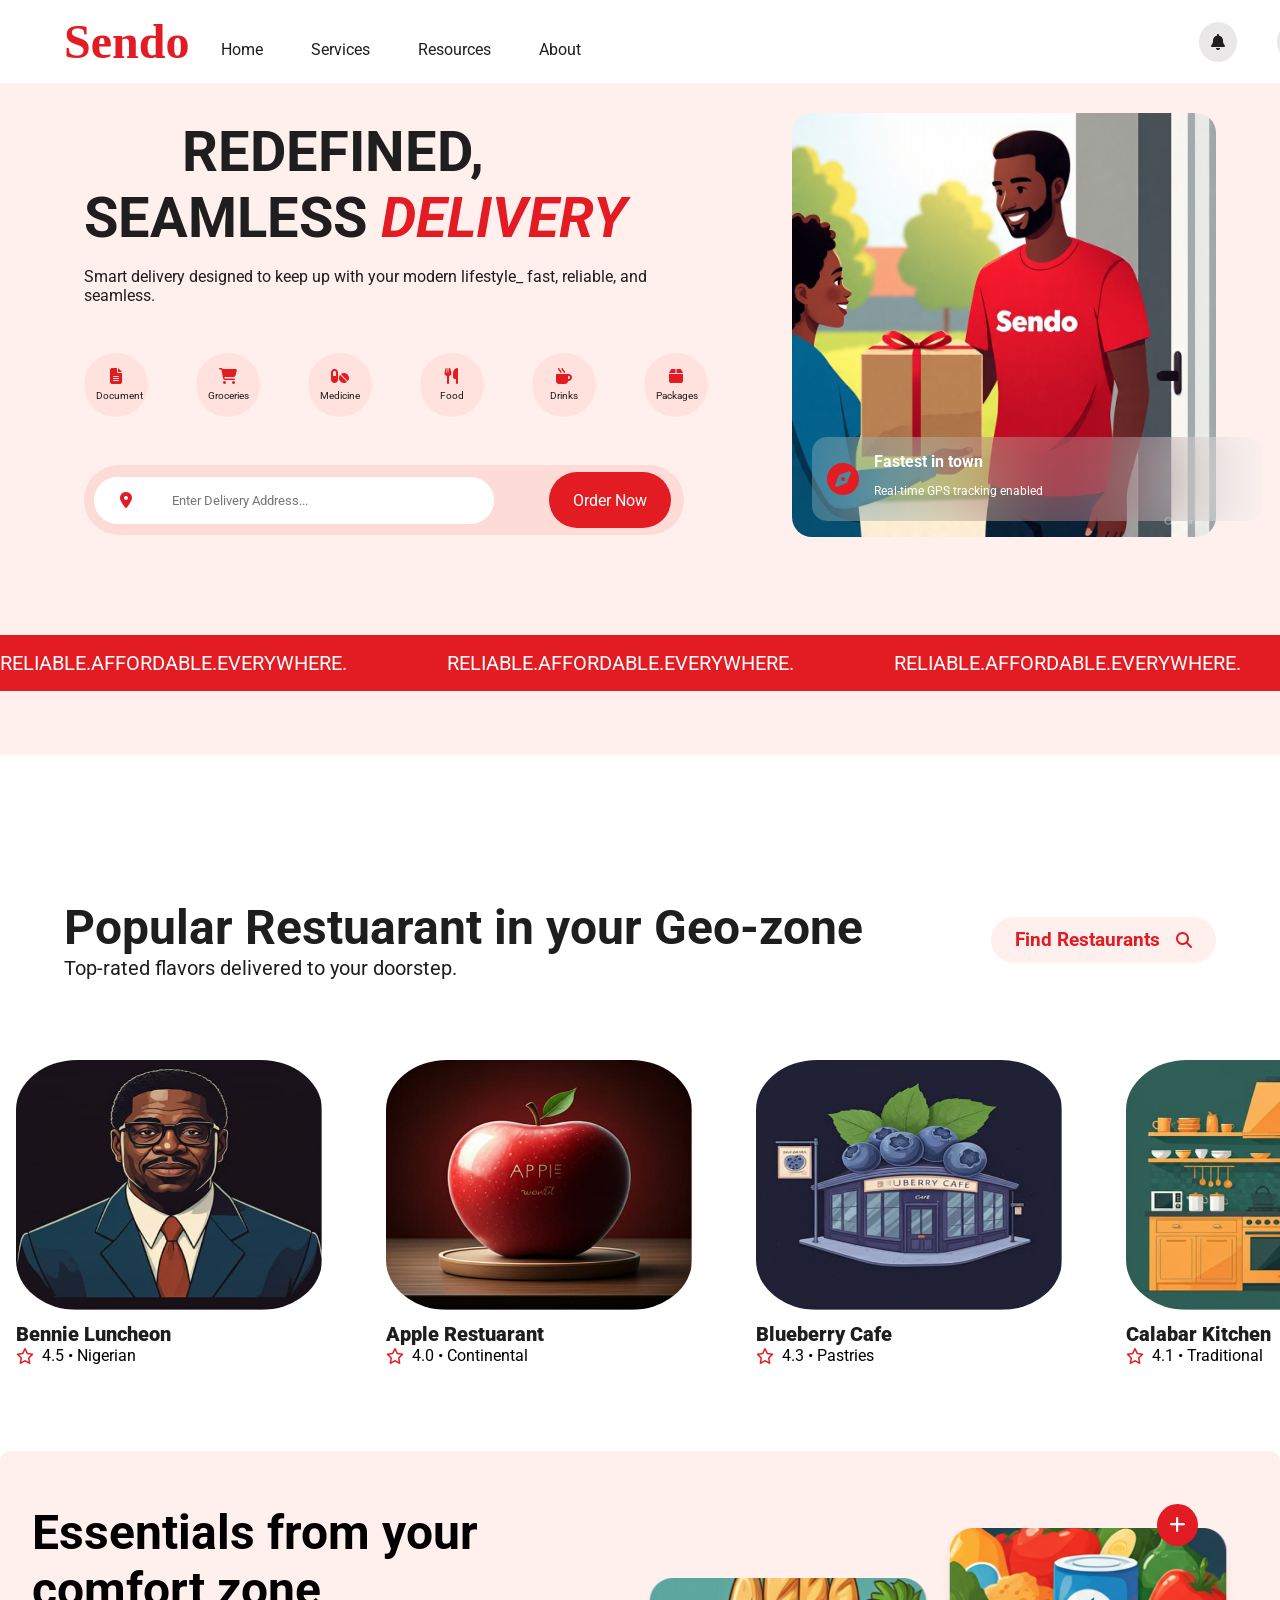
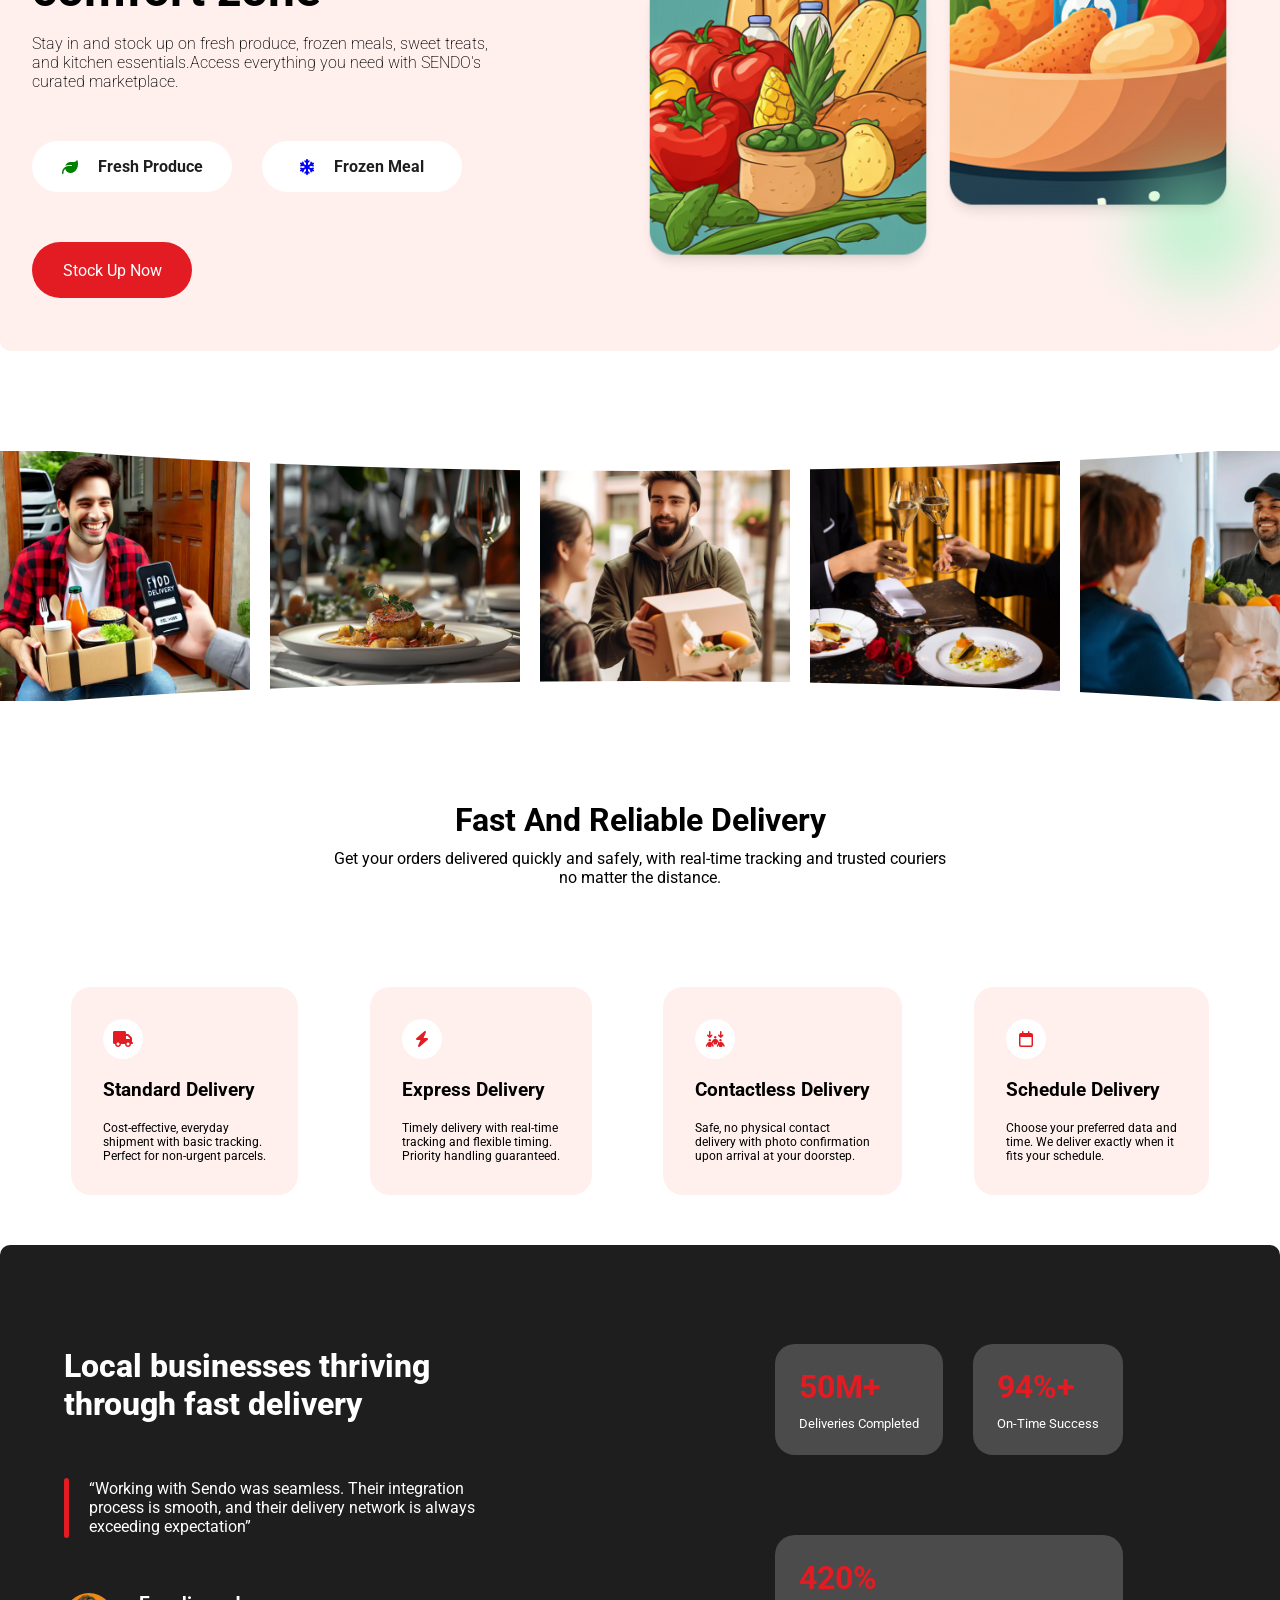
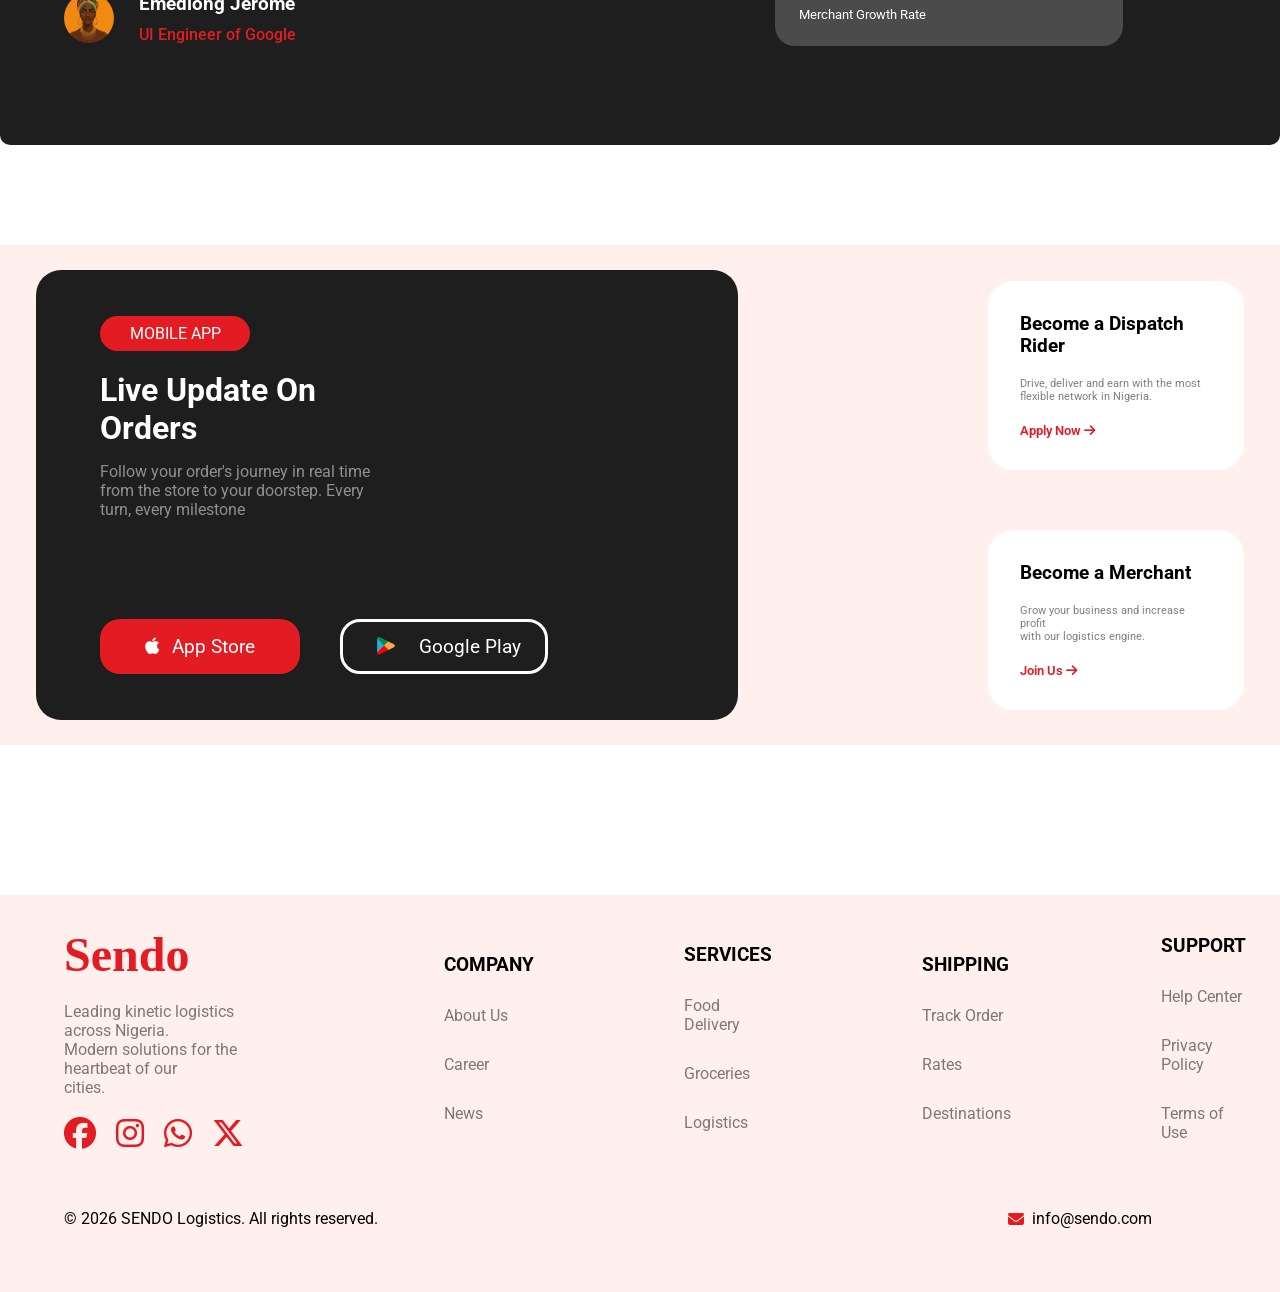
<file: Sendo1.html>
<!DOCTYPE html>
<html lang="en">
<head>
    <meta charset="UTF-8">
    <meta name="viewport" content="width=device-width, initial-scale=1.0">
    <title>Sendo | Logistics</title>
    <link rel="stylesheet" href="https://cdnjs.cloudflare.com/ajax/libs/font-awesome/6.7.2/css/all.min.css">
    <link rel="stylesheet" href="Sendo1.css">
    <link rel="preconnect" href="https://fonts.googleapis.com">
    <link rel="preconnect" href="https://fonts.gstatic.com" crossorigin>
    <link href="https://fonts.googleapis.com/css2?family=Roboto:wght@400;500;700&display=swap" rel="stylesheet">
</head>

<body>
    <header class="logo-section">
        <div class="navbar">
            <h1 class="logo">
                Sendo
            </h1>

            <nav>
                <a href="#Home">Home</a>
                <a href="#Services">Services</a>
                <a href="#Resources">Resources</a>
                <a href="#About">About</a>
            </nav>
        </div>

        <div class="icons">
            <i class="fa-solid fa-bell" id="notification" title="Notifications"></i>
            <i class="fa-solid fa-user" id="user" title="User Profile"></i>
        </div>
    </header>

    <section class="hero-section">
        <div class="hero-content">
            <div class="hero-text">
                <h2> &nbsp; &nbsp; &nbsp;&nbsp; REDEFINED, <br>  SEAMLESS <span class="del">DELIVERY</span></h2>
                <p>Smart delivery designed to keep up with your modern lifestyle_ fast, reliable, and seamless.</p>
            </div>

            <div class="services">
                 <div class="item">
                      <i class="fa-solid fa-file-lines"></i>
                       <p>Document</p>
                 </div>
                 <div class="item">
                       <i class="fa-solid fa-cart-shopping"></i>
                       <p>Groceries</p>
                 </div>
                 <div class="item">
                     <i class="fa-solid fa-pills"></i>
                     <p>Medicine</p>
                 </div>
                 <div class="item">
                     <i class="fa-solid fa-utensils"></i>
                     <p>Food</p>
                 </div>
                 <div class="item">
                     <i class="fa-solid fa-mug-hot"></i>
                     <p>Drinks</p>
                 </div>
                 <div class="item">
                      <i class="fa-solid fa-box"></i>
                      <p>Packages</p>
                 </div>
             </div>
            <div class="search-section">
                <div class="search-bar">
                    <i class="fa-solid fa-location-dot"></i>
                    <input type="text" placeholder="Enter Delivery Address..."">    
                </div>

                    <button class="cta-button">Order Now</button>
            </div>     
        </div>
        <div class="hero-image">
            <img src="./image6.png" alt="Delivery Image" width="500" height="500">

            <div class="overlay">
                <i class="fa-solid fa-compass"></i>
                <div class="overlay-text">
                    <h2>Fastest in town</h2>
                    <p>Real-time GPS tracking enabled</p>
                </div>
            </div>
        </div>
    </section>

    <div class="news-bar">
        <div class="news">
            <span>RELIABLE.AFFORDABLE.EVERYWHERE.</span>
            <span>RELIABLE.AFFORDABLE.EVERYWHERE.</span>
            <span>RELIABLE.AFFORDABLE.EVERYWHERE.</span>
            <span>RELIABLE.AFFORDABLE.EVERYWHERE.</span>
            <span>RELIABLE.AFFORDABLE.EVERYWHERE.</span>
            <span>RELIABLE.AFFORDABLE.EVERYWHERE.</span>
            <span>RELIABLE.AFFORDABLE.EVERYWHERE.</span>
            <span>RELIABLE.AFFORDABLE.EVERYWHERE.</span>
        </div>
    </div>

    <main class="container">
        <div class="popular-restaurants">
            <div class="p-heading">
             <h2>Popular Restuarant in your Geo-zone</h2>
             <p>Top-rated flavors delivered to your doorstep.</p>
            </div>

            <div class="find">
             <h3>Find Restaurants</h3>
             <i class="fa-solid fa-search"></i>
            </div>
        </div>

        <div class="restaurant-container">

            <div class="restaurant-card">
                <img src="./image5.png" alt="Restaurant 1">
                <p>Bennie Luncheon</p>

                <div class="rating">
                    <i class="fa-regular fa-star"></i>
                    <span>4.5 &bull; Nigerian</span>
                </div>
            </div>

            <div class="restaurant-card">
                <img src="./image4.png" alt="Restaurant 2">
                <p>Apple Restuarant</p>

                <div class="rating">
                    <i class="fa-regular fa-star"></i>
                    <span>4.0 &bull; Continental</span>
                </div>
            </div>

            <div class="restaurant-card">
                <img src="./image3.png" alt="Restaurant 3">
                <p>Blueberry Cafe</p>

                <div class="rating">
                    <i class="fa-regular fa-star"></i>
                    <span>4.3 &bull; Pastries</span>
                </div>
            </div>

            <div class="restaurant-card">
                <img src="./image2.png" alt="Restaurant 4">
                <p>Calabar Kitchen</p>

                <div class="rating">
                    <i class="fa-regular fa-star"></i>
                    <span>4.1 &bull; Traditional</span>
                </div>
            </div>

            <div class="restaurant-card">
                <img src="./image1.png" alt="Restaurant 5">
                <p>Mama Calabar</p>

                <div class="rating">
                    <i class="fa-regular fa-star"></i>
                    <span>4.4 &bull; Delicacies</span>
                </div>
            </div>

            <div class="restaurant-card">
                <img src="./image5.png" alt="Restaurant 1">
                <p>Bennie Luncheon</p>

                <div class="rating">
                    <i class="fa-regular fa-star"></i>
                    <span>4.5 &bull; Nigerian</span>
                </div>
            </div>

            <div class="restaurant-card">
                <img src="./image4.png" alt="Restaurant 2">
                <p>Apple Restuarant</p>

                <div class="rating">
                    <i class="fa-regular fa-star"></i>
                    <span>4.0 &bull; Continental</span>
                </div>
            </div>

            <div class="restaurant-card">
                <img src="./image3.png" alt="Restaurant 3">
                <p>Blueberry Cafe</p>

                <div class="rating">
                    <i class="fa-regular fa-star"></i>
                    <span>4.3 &bull; Pastries</span>
                </div>
            </div>

            <div class="restaurant-card">
                <img src="./image2.png" alt="Restaurant 4">
                <p>Calabar Kitchen</p>

                <div class="rating">
                    <i class="fa-regular fa-star"></i>
                    <span>4.1 &bull; Traditional</span>
                </div>
            </div>

            <div class="restaurant-card">
                <img src="./image1.png" alt="Restaurant 5">
                <p>Mama Calabar</p>

                <div class="rating">
                    <i class="fa-regular fa-star"></i>
                    <span>4.4 &bull; Delicacies</span>
                </div>
            </div>

        </div>

        <div class="grocery">
            <div class="grocery2">
                <div  class="grocery-text">
                    <h2>Essentials from your <br> comfort zone</h2>
                    <p>Stay in and stock up on fresh produce, frozen meals, sweet treats, <br> and kitchen essentials.Access everything you need with SENDO's <br> curated marketplace.</p>
                </div>

                <div class="g">
                    <span class="g-span">
                        <i class="fa-solid fa-leaf"></i>Fresh Produce
                    </span>  
                    
                    <span class="g-span">
                        <i class="fa-solid fa-snowflake" id="flake"></i>Frozen Meal
                        </span>
                </div>

                    <span class="stock-up">Stock Up Now</span>
            </div>

            <div class="g-g">
                <div class="g-1">
                    <img src="./image7.png" alt="groceries" width="300" height="300">
                </div>

                <div class="g-2">
                    <img src="./image8.png" alt="grocery" width="300" height="300">
                    <i class="fa-solid fa-plus"></i>
                    <div class="g-3"></div>
                </div>
            </div>
        </div>

        <div class="carousel">
            <div class="carousel-track" >
                <img src="./image9.png" width="250" height="250">
                <img src="./image10.png" width="250" height="250">
                <img src="./image11.png" width="250" height="250">
                <img src="./image12.png" width="250" height="250">
                <img src="./image13.png" width="250" height="250">
                <img src="./image14.png" width="250" height="250">
                <img src="./image9.png" width="250" height="250">
                <img src="./image10.png" width="250" height="250">
                <img src="./image11.png" width="250" height="250">
                <img src="./image12.png" width="250" height="250">
                <img src="./image13.png" width="250" height="250">
                <img src="./image14.png" width="250" height="250">
            </div>
        </div>

        <div class="fast">
            <h2>Fast And Reliable Delivery</h2>
            <p>Get your orders delivered quickly and safely, with real-time tracking and trusted couriers <br> no matter the distance.</p>
        </div>

        <div class="t-cards">
            <div class="cards">
                <div class="icons"><i class="fa-solid fa-truck"></i></div>
                <h3>Standard Delivery</h3>
                <p>Cost-effective, everyday <br>shipment with basic tracking. <br>Perfect for non-urgent parcels.</p>
            </div>
            <div class="cards">
                <div class="icons"><i class="fa-solid fa-bolt"></i></div>
                <h3>Express Delivery</h3>
                <p>Timely delivery with real-time <br>tracking and flexible timing. <br> Priority handling guaranteed.</p>
            </div>
            <div class="cards">
                <div class="icons"><i class="fa-solid fa-arrows-down-to-people"></i></div>
                <h3>Contactless Delivery</h3>
                <p>Safe, no physical contact <br>delivery with photo confirmation <br>upon arrival at your doorstep.</p>
            </div>
            <div class="cards">
                <div class="icons"><i class="fa-regular fa-calendar"></i></div>
                <h3>Schedule Delivery</h3>
                <p>Choose your preferred data and <br> time. We deliver exactly when it <br> fits your schedule.</p>
            </div>
        </div>

        <div class="black">
            <div class="t-black">
                <h1>Local businesses thriving <br>through fast delivery</h1>
                <div class="line">
                    <div class="red-line"></div>
                    <p>&ldquo;Working with Sendo was seamless. Their integration <br> process is smooth, and their delivery network is always<br> exceeding expectation&rdquo;</p>
                </div>
                <div  class="client">
                    <img src="./image1.png" alt="Eme De Young" width="50" height="50">
                    <div class="c-text">
                        <h3>Emediong Jerome</h3>
                        <p>UI Engineer of Google</p>
                    </div>
                </div>
            </div>

            <div class="c-black">
                <div class="grey">
                    <div class="cardi-b">
                        <div class="b-card">
                            <h2>50M+</h2>
                            <p>Deliveries Completed</p>
                        </div>
                        <div class="b-card">
                            <h2>94%+</h2>
                            <p>On-Time Success</p>
                        </div>
                    </div>

                    <div class="card-b">
                        <h2>420%</h2>
                        <p>Merchant Growth Rate</p>
                    </div>
                </div>
            </div>
        </div>

        <div class="pink">
            <div class="left-pink">
                <div  class="lp">
                    <div class="mobile">
                    MOBILE APP  
                    </div>
                    <div class="text-p">
                        <h2>Live Update On <br>Orders</h2>
                        <p>Follow your order's journey in real time <br>from the store to your doorstep. Every <br>turn, every milestone</p>
                    </div>
                </div>
                 
                <div class="stores">
                    <div class="apple">
                        <i class="fa-brands fa-apple"></i>
                        App Store
                    </div>

                    <div class="google">
                        <img src="./image16.png" alt="playstore logo" width="50" height="50">
                        Google Play
                    </div>
                </div>
            </div>
            <div class="right-pink">
                <div class="rc">
                   <h3>Become a Dispatch Rider</h3>
                   <p>Drive, deliver and earn with the most <br>flexible network in Nigeria.</p>
                   <div class="r">Apply Now <i class="fa-solid fa-arrow-right"></i></div> 
                </div>
                <div class="rc">
                    <h3>Become a Merchant</h3>
                    <p>Grow your business and increase profit <br>with our logistics engine.</p>
                    <div class="r">Join Us <i class="fa-solid fa-arrow-right"></i></div>
                </div>
            </div>
        </div>
    </main>
    <script src="./Sendo.js"></script>
</body>

<footer>
    <div class="f">
        <div class="first-sec">
            <h1 class="logo">
                    Sendo
            </h1>
            <p>Leading kinetic logistics across Nigeria. <br>Modern solutions for the heartbeat of our <br>cities.</p>
            <div class="d-icons">
                <i class="fa-brands fa-facebook"></i>
                <i class="fa-brands fa-instagram"></i>
                <i class="fa-brands fa-whatsapp"></i>
                <i class="fa-brands fa-x-twitter"></i>
            </div>
        </div>

        <div class="d-foots">
            <div class="foots">
                <h3>COMPANY</h3>
                <p>About Us</p>
                <p>Career</p>
                <p>News</p>
            </div>
            <div class="foots">
                <h3>SERVICES</h3>
                <p>Food Delivery</p>
                <p>Groceries</p>
                <p>Logistics</p>
            </div>
            <div class="foots">
                <h3>SHIPPING</h3>
                <p>Track Order</p>
                <p>Rates</p>
                <p>Destinations</p>
            </div>
            <div class="foots">
                <h3>SUPPORT</h3>
                <p>Help Center</p>
                <p>Privacy Policy</p>
                <p>Terms of Use</p>
            </div>
        </div>
    </div>
    <div class="copy">
        <span>&copy; 2026 SENDO Logistics. All rights reserved.</span>
        <span>
            <i class="fa-solid fa-envelope"></i>
            info@sendo.com
        </span>
    </div >
</footer>
</html>
</file>
<file: Sendo1.css>
@import url('https://fonts.googleapis.com/css2?family=Roboto:wght@400;500;700&display=swap');

*{
    margin: 0;
    padding: 0;
    box-sizing: border-box;
    font-family: 'Roboto', sans-serif;
}

body{
    background-color: #FFF;
    transition: opacity .5s ease;
}

.logo-section{
    width: 100%;
    background-color: #fff;
    color: #1e1e1e;
    text-align: center;
    display: flex;
    justify-content: space-evenly;
    align-items: center;
    padding: 0.5rem 64px 0.5rem 64px;
    gap: 40rem;
}

.navbar{
    display: flex;
    align-items: center;
    justify-content: space-between;
    background-color: transparent;
    gap: 1rem;
}

.logo{
    font-family: 'Kaushan Script', cursive;
    font-size: 3rem;
    font-weight: bolder;
    background: transparent;
    color: #E31B23;
}

nav, a{
    background-color: transparent;
    color: #1e1e1e;
    text-decoration: none;
    font-size: 16px;
    padding: 1rem 0.5rem 0.5rem;
}

nav{
    display: flex;
    gap: 2rem;
}

a:hover, a:focus{
    background-color: transparent;
    color: #E31B23;
    text-decoration: underline;
    text-underline-offset: 5px;
    border: none;
}

a:after{
    background-color:transparent;
    color: #1e1e1e;
}

.icons{
    background-color: transparent;
    display: flex;
    justify-items: space-between;
    gap: 40px;
    padding: 1rem 0.5rem 0.5rem;
}

#notification, #user{
    color: #1e1e1e;
    background-color: #e9e7e7;
    padding: 0.75rem;
    border-radius: 100%;
}
#notification:hover, #user:hover{
    color: #E31B23;
    background-color: #fff0ee;
    padding: 0.75rem;
    border-radius: 50%;
}

.hero-section{
    background-color: #FFF0EE;
    display: flex;
    justify-content: space-between;
    align-items: center;
    padding: 1rem 64px 1rem 64px;
    gap: 4rem;
}

.hero-content{
    width: 100%;
    padding: 20px;
    display: flex;
    flex-direction: column;
    align-items: top;
    justify-self: space-evenly;
    gap: 48px;
}
.hero-content h2{
    font-family: 'Roboto', sans-serif;
    font-size: 3.5rem;
    color: #1e1e1e;
    margin-bottom: 1rem;
}

.hero-text{
    width: 100%;
    font-size: 1rem;
    color: #1e1e1e;
}

h2 span{
    display: inline;
    white-space: nowrap;
}

.del{
    color: #E31B23;
    font-style: italic;
}

.services{
    display: flex;
    align-items: center;
    gap: 3rem;
}

.item{
    display: flex;
    flex-direction: column;
    text-align: center;
    justify-content: center;
    background-color: #FFE2DE;
    padding: 0.75rem;
    border-radius: 50%;
    width: 4rem;
    height: 4rem;
    gap: 5px;
}

.item i{
    font-size: 1rem;
    color: #E31B23;
    background-color: transparent;
}

.item p{
    font-size: 0.65rem;
    color: #1e1e1e;
    background-color: transparent;
}

.search-section{
    display: flex;
    align-items: center;
    justify-content: flex-start;
    background-color: #FDDBD7;
    box-shadow: #1e1e1e;
    border-radius: 50px;
    gap: 55px;
    width: 100%;
    max-width: 600px;
    height: 70px;
}

.search-bar{
    display: flex;
    align-items: center;
    background-color: #fff;
    border-radius: 50px;
    padding: 4px 15px 4px 10px;
    width: 400px;
    margin-left: 10px;
}

.search-bar i{
    left: 10px;
    color: #e31b23;
    margin-left: 1rem;
}

.search-bar input{
    width: 100%;
    padding: 12px 45px 12px 40px;
    border: none;
    background-color: #fff;
    outline: none;
}

.cta-button{
    height: 3.5rem;
    background-color: #E31B23;
    color: #fff;
    padding: 0.75rem 1.5rem;
    border: none;
    border-radius: 30px;
    font-size: 1rem;
    cursor: pointer;

}
.cta-button:hover{
    background-color: #fff;
    color: #E31B23;
    border: 1px solid #E31B23;
}

.hero-image{
    position: relative;
    width: 100%;
    min-width: 400px;
    max-width: 600px;
}

.hero-image img{
    width: 100%;
    max-width: 500px;
    height: auto;
    border-radius: 20px;
}

.overlay{
    position: absolute;
    bottom: 20px;
    left: 20px;

    background-color: rgba(255, 255, 255, 0.2);
    backdrop-filter: blur(50px);

    padding: 15px;
    border-radius: 15px;
    width: 450px;

    color: white;
    display: flex;
    align-items: center;
    gap: 15px;
}

.overlay-text{
    background-color: transparent;
    display: flex;
    flex-direction: column;
    gap: 5px;
}

.overlay h2{
    font-size: 1rem;
    margin-bottom: 0.5rem;
    background-color: transparent;
}
.overlay i{
    font-size: 2rem;
    background-color: transparent;
    color: #E31B23;
}
.overlay p{
    font-size: 0.75rem;
    margin-bottom: 0.5rem;
    background-color: transparent;
}

.news-bar{
    width: 100%;
    overflow: hidden;
    background-color: #fff0ee;
    color: #fff; 
    padding: 64px 0;
}

.news{
    background-color: #E31B23;
    padding: 16px 0;
    display: flex;
    width: fit-content;
    animation: scroll 20s linear infinite;
}

.news span{
    white-space: nowrap;
    padding-right: 100px;
    font-size: 20px;
    background-color: transparent;
}

@keyframes scroll {
    from{
        transform: translateX(0);
    }

    to{
        transform: translateX(-50%);
    }

}

.popular-restaurants{
    display: flex;
    align-items: center;
    justify-content: space-between;
    margin-top: 5rem;
    padding: 64px;
    background-color: #fff;
}

.p-heading {
    font-size: 2rem;
    color: #1e1e1e;
    background-color: transparent;
}
.p-heading h2{
     background-color: transparent;
}

.p-heading p{
    font-size: 1.25rem;
    color: #1e1e1e;
    background-color: transparent;
}

.find{
    display: flex;
    align-items: center;
    gap: 1rem;
    color: #E31B23;
    background-color: #FFF0EE;
    padding: 0.75rem 1.5rem;
    border-radius: 30px;
}
    
.restaurant-container{
    background-color: #fff;
    display: flex;
    align-items: center;
    justify-content: space-between;
    gap: 2rem;
    overflow-x: auto;
    scroll-behavior: smooth;
}

.restaurant-container::-webkit-scrollbar{
    display: none;
}

.restaurant-card{
    background-color: #fff;
    border-radius: 20%;
    padding: 1rem;
    min-width: 250px;
    flex-shrink: 0;
}

.restaurant-card img{
    width: 100%;
    border-radius: 20%;
    object-fit: cover;
    height: 250px;
}

.restaurant-card p{
    font-size: 1.25rem;
    color: #1e1e1e;
    background-color: transparent;
    margin-top: 0.5rem;
    font-weight: 900;
}

.rating, span{
    display: flex;
    align-items: center;
    gap: 0.5rem;
    background-color: transparent;
}
.rating i{
    color: #E31B23;
    background-color: transparent;
}

.grocery{
    display: flex;
    justify-self: center;
    align-items: center;
    background: #FFF0EE;
    width: 100%;
    max-width: 1350px;
    height: 500px;
    border-radius: 10px;
    gap: 150px;
    padding: 2rem;
    margin-top: 70px;
    margin-bottom: 70px;
}

.grocery2{
    display: flex;
    flex-direction: column;
    justify-items: space-evenly;
    gap: 50px;
}

.g{
    display: flex;
    gap: 30px;
    font-size: 16px;
    font-weight: 700;
}

.g-span{
    justify-content: center;
    background-color: #fff;
    color: #1e1e1e;
    border-radius: 40px;
    width: 200px;
    padding: 1rem;
    gap: 20px;
}

.g-span i{
    color: green;
}
.g-span #flake{
    color: blue;
}

.stock-up{
    width: 10rem;
    height: 3.5rem;
    background-color: #E31B23;
    color: #fff;
    padding: 0.5rem 1rem;
    border: none;
    border-radius: 30px;
    font-size: 1rem;
    place-content: center;
    cursor: pointer;
}

.grocery-text{
    font-size: 2rem;
    font-weight: 800;
}
.grocery-text p{
    font-size: 1rem;
    font-weight: 200;
    margin-top: 1rem;
}

.g-g{
    display: flex;
}

.g-1{
    width: 300px;
    height: 300px;
    margin-top: 50px;
}

.g-2{
    width: 300px;
    height: 300px;
    margin-bottom: 30px;
    position: relative;
}

.g-2 img{
    width: 100%;
    display: block;
    border-radius: 10px;
}

.g-2 .fa-plus{
    position: absolute;
    bottom: 280px;
    right: 40px;

    background-color: #E31B23;
    color: #fff;
    padding: 12px;
    border-radius: 50%;
    font-size: 18px;

}

.g-3{
    /* Background+Blur */

    position: absolute;
    width: 128px;
    height: 128px;
    right: -24px;
    bottom: -64px;

    background: #8AF5B4;
    opacity: 0.5;
    filter: blur(32px);
    border-radius: 9999px;

    /* Inside auto layout */
    flex: none;
    order: 1;
    flex-grow: 0;
    z-index: 1;

}

.carousel{
    width: 100%;
    overflow: hidden;
    position: relative;
    background-color: #fff;
    margin: 100px 0;
}

/* White oval at the top */
.carousel::before{
    content: "";
    position: absolute;
    width: 150%;
    height: 200px;
    background: #fff;
    border-radius: 50%;
    top: -180px;
    left: 50%;
    transform: translateX(-50%);
    z-index: 2;
}

/* White oval at the bottom */
.carousel::after{
    content: "";
    position: absolute;
    width: 150%;
    height: 200px;
    background: #fff;
    border-radius: 50%;
    bottom: -180px;
    left: 50%;
    transform: translateX(-50%);
    z-index: 2;
}

.carousel-track{
    display: flex;
    gap: 20px;
    width: max-content;
    background-color: #fff;
    animation: scroll 15s linear infinite;
}

.carousel-track img{
    width: 250px;
    height: 250px;
    object-fit: cover;
}

@keyframes scroll{
    from{
        transform: translateX(0);
    }
    to{
        transform: translateX(-50%);
    }
}

.fast{
    display: flex;
    flex-direction: column;
    align-items: center;
    justify-content: center;
    gap: 10px;
}

.fast h2{
    font-size: 2rem;
    font-weight: bold;
}

.fast p{
    text-align: center;
}

.t-cards{
    display: flex;
    align-items: center;
    justify-content: space-evenly;
    margin-top: 100px;
}

.cards{
    background-color: #fff0ee;
    display: flex;
    flex-direction: column;
    gap: 20px;
    padding: 32px;
    border-radius: 20px;
    margin-bottom: 50px;
    transition: all 0.3 ease;
}

.cards p{
    font-size: 0.75rem;
}
.cards i{
    color: #E31B23;
    font-size: 1rem;
}

.icons{
    background-color: #FFF;
    width: 40px;
    height: 40px;
    border-radius: 50%;
    display: flex;
    align-items: center;
    justify-content: center;
    padding: 5px;
}

.cards:hover{
    background-color: #E31B23;
    color: #FFF;
    display: flex;
    flex-direction: column;
    gap: 20px;
    padding: 32px;
    border-radius: 20px;
    margin-bottom: 100px;
    box-shadow: 0 16px 32px #fbc1b9 ;
}

.cards:hover .icons{
    background-color: rgba(255, 255, 255, 0.2);
}

.cards:hover .icons i{
    color: #fff;
}

.black{
    display: flex;
    justify-self: center;
    align-items: center;
    width: 100%;
    max-width: 1350px;
    height: 500px;
    border-radius: 10px;
    background-color: #1e1e1e;
    padding: 64px;
    gap: 300px;
}

.t-black{
    display: flex;
    flex-direction: column;
    justify-content: center;
    align-items: left;
    gap: 55px;
}

.t-black h1{
    color: #FFF;
    font-size: 2rem;
    font-weight: 800
}

.line{
    display: flex;
    justify-content: space-evenly;
    align-items: center;
    gap: 20px;
}

.red-line{
    background: #E31B23;
    width: 5px;
    height: 60px;
    border-radius: 25px;
}

.line p{
    color: #FFF;
}

.client{
    display: flex;
    justify-content: flex-start;
    align-items: center;
    gap: 25px;
}

.client img{
    border-radius: 50%;
    background-position: cover;
}

.c-text{
    color: #FFF;
    display: flex;
    flex-direction: column;
    gap: 10px;
}

.c-text p{
    font-size: 1rem;
    color: #E31B23;
    font-weight: 500;
}

.b-card{
  display: flex;
  flex-direction: column;
  color: #FFF;
  background-color: rgba(255, 255, 255, 0.2);
  padding: 24px; 
  border-radius: 20px;
  font-size: small; 
  gap: 10px;
}

.b-card h2{
    color: #E31B23;
    font-size: 2rem;
}

.grey{
    display: flex;
    flex-direction: column;
    justify-content: center;
    gap: 80px;
}

.cardi-b{
    display: flex;
    justify-content: flex-start;
    align-items: center;
    gap: 30px;
}

.card-b{
display: flex;
  flex-direction: column;
  color: #FFF;
  background-color: rgba(255, 255, 255, 0.2);
  padding: 24px; 
  border-radius: 20px;
  font-size: small; 
  gap: 10px;
}
.card-b h2{
    color: #E31B23;
    font-size: 2rem;
}

.apple{
    display: flex;
    justify-content: space-evenly;
    align-items: center;
    background: #E31B23;
    color: #fff;
    border: none;
    padding: 16px 32px;
    width: 200px;
    border-radius: 20px;
    margin-top: 100px;
    font-size: larger;
}

.google{
    border: 3px solid white;
    color: #FFF;
    display: flex;
    justify-content: flex-start;
    align-items: center;
    padding: 8px 24px 8px 16px;
    border-radius: 20px;
    gap: 10px;
    font-size: larger;
    height: 55px;
}

.stores{
    display: flex;
    justify-content: flex-start;
    align-items: flex-end;
    gap: 40px;
    
}


.mobile{
    background: #E31B23;
    color: #FFF;
    padding: 8px;
    width: 150px;
    border-radius: 20px;
    display: flex;
    justify-content: center;
    align-content: center;
}

.pink{
    display: flex;
    justify-self: center;
    align-items: center;
    width: 100%;
    max-width: 1350px;
    height: 500px;
    background: #fff0ee;
    padding: 36px;
    margin-top: 100px;
    gap: 250px;
}

.lp{
    display: flex;
    flex-direction: column;
    gap: 20px;
}

.left-pink{
    display: flex;
    flex-direction: column;
    justify-content: center;
    align-content: center;
    width: 750px;
    height: 450px;
    padding: 64px;
    border-radius: 25px;
    background-color: #1e1e1e;
}

.text-p{
    color: #FFF;
    display: flex;
    flex-direction: column;
    gap: 15px;
}
.text-p p{
    font-size: medium;
    opacity: 50%;
}
.text-p h2{
    font-size: 2rem;
}

.right-pink{
    display: flex;
    flex-direction: column;
    justify-content: center;
    align-items: center;
    gap: 60px;
}

.rc{
    display: flex;
    flex-direction: column;
    justify-content: center;
    align-items: left;
    background-color: #FFF;
    padding: 32px;
    border-radius: 25px;
    gap: 20px;
}

.rc p{
    font-size: 11px;
    opacity: 50%;
}

.r{
    color: #E31B23;
    font-size: small;
    font-weight: 600;
}

footer{
    display: flex;
    flex-direction: column;
    background: #FFF0EE;
    padding: 32px 128px 64px 64px;
    gap: 60px;
    margin-top: 150px;
}

.f{
    display: flex;
    gap: 200px;
}

.first-sec{
    display: flex;
    flex-direction: column;
    gap: 20px;
}

.first-sec p{
    font-size: medium;
    opacity: 50%;
}

.d-icons{
    display: flex;
    font-size: 2rem;
    color: #E31B23;
    gap: 20px;
}

.d-foots{
    display: flex;
    justify-content: center;
    align-items: center;
    gap: 150px;
}

.foots{
    display: flex;
    flex-direction: column;
    gap: 30px;
}

.d-foots p{
   font-size: medium;
    opacity: 50%; 
}

.copy{
    display: flex;
    justify-content: space-between;
    align-self: bottom;
}

.fa-envelope{
    color: #e31b23;
}

@media screen and (max-width:992px){

    .logo-section{
        justify-content: space-between;
        gap: 2rem;
        padding: 1rem 2rem;
    }

    .hero-section,
    .grocery,
    .black,
    .pink{
        flex-direction: column;
        height: auto;
        gap: 3rem;
    }

    .hero-content{
        align-items: center;
        text-align: center;
    }

    .services{
        flex-wrap: wrap;
        justify-content: center;
    }

    .t-cards{
        flex-wrap: wrap;
        gap: 2rem;
    }

    .cardi-b{
        justify-content: center;
    }

    .stores{
        flex-wrap: wrap;
    }

    .f{
        flex-direction: column;
        gap: 4rem;
    }

    .d-foots{
        flex-wrap: wrap;
        gap: 3rem;
    }

}

@media screen and (max-width:768px){

    .logo-section,
    .navbar{
        flex-direction: column;
        gap: 1rem;
    }

    nav{
        flex-wrap: wrap;
        justify-content: center;
        gap: 1rem;
    }

    .icons{
        gap: 20px;
    }

    .hero-content h2{
        font-size: 2.5rem;
    }

    .search-section{
        flex-direction: column;
        gap: 1rem;
        height: auto;
        padding: 1rem;
        border-radius: 30px;
    }

    .search-bar{
        width: 100%;
        margin-left: 0;
    }

    .cta-button{
        width: 100%;
    }

    .popular-restaurants{
        flex-direction: column;
        gap: 2rem;
        text-align: center;
        padding: 2rem;
    }

    .g{
        flex-direction: column;
    }

    .g-g{
        flex-direction: column;
        align-items: center;
    }

    .cardi-b{
        flex-direction: column;
    }

    .line{
        flex-direction: column;
    }

    .client{
        flex-direction: column;
    }

    .stores{
        flex-direction: column;
        align-items: flex-start;
    }

    .copy{
        flex-direction: column;
        gap: 1rem;
    }

}

@media screen and (max-width:480px){

    .hero-content h2{
        font-size: 2rem;
    }

    .p-heading{
        font-size: 1.3rem;
    }

    .grocery-text,
    .fast h2,
    .text-p h2,
    .t-black h1{
        font-size: 1.5rem;
    }

    .overlay{
        width: 90%;
        left: 5%;
    }

    .left-pink{
        width: 100%;
        padding: 2rem;
    }

    footer{
        padding: 2rem;
    }

}
</file>
